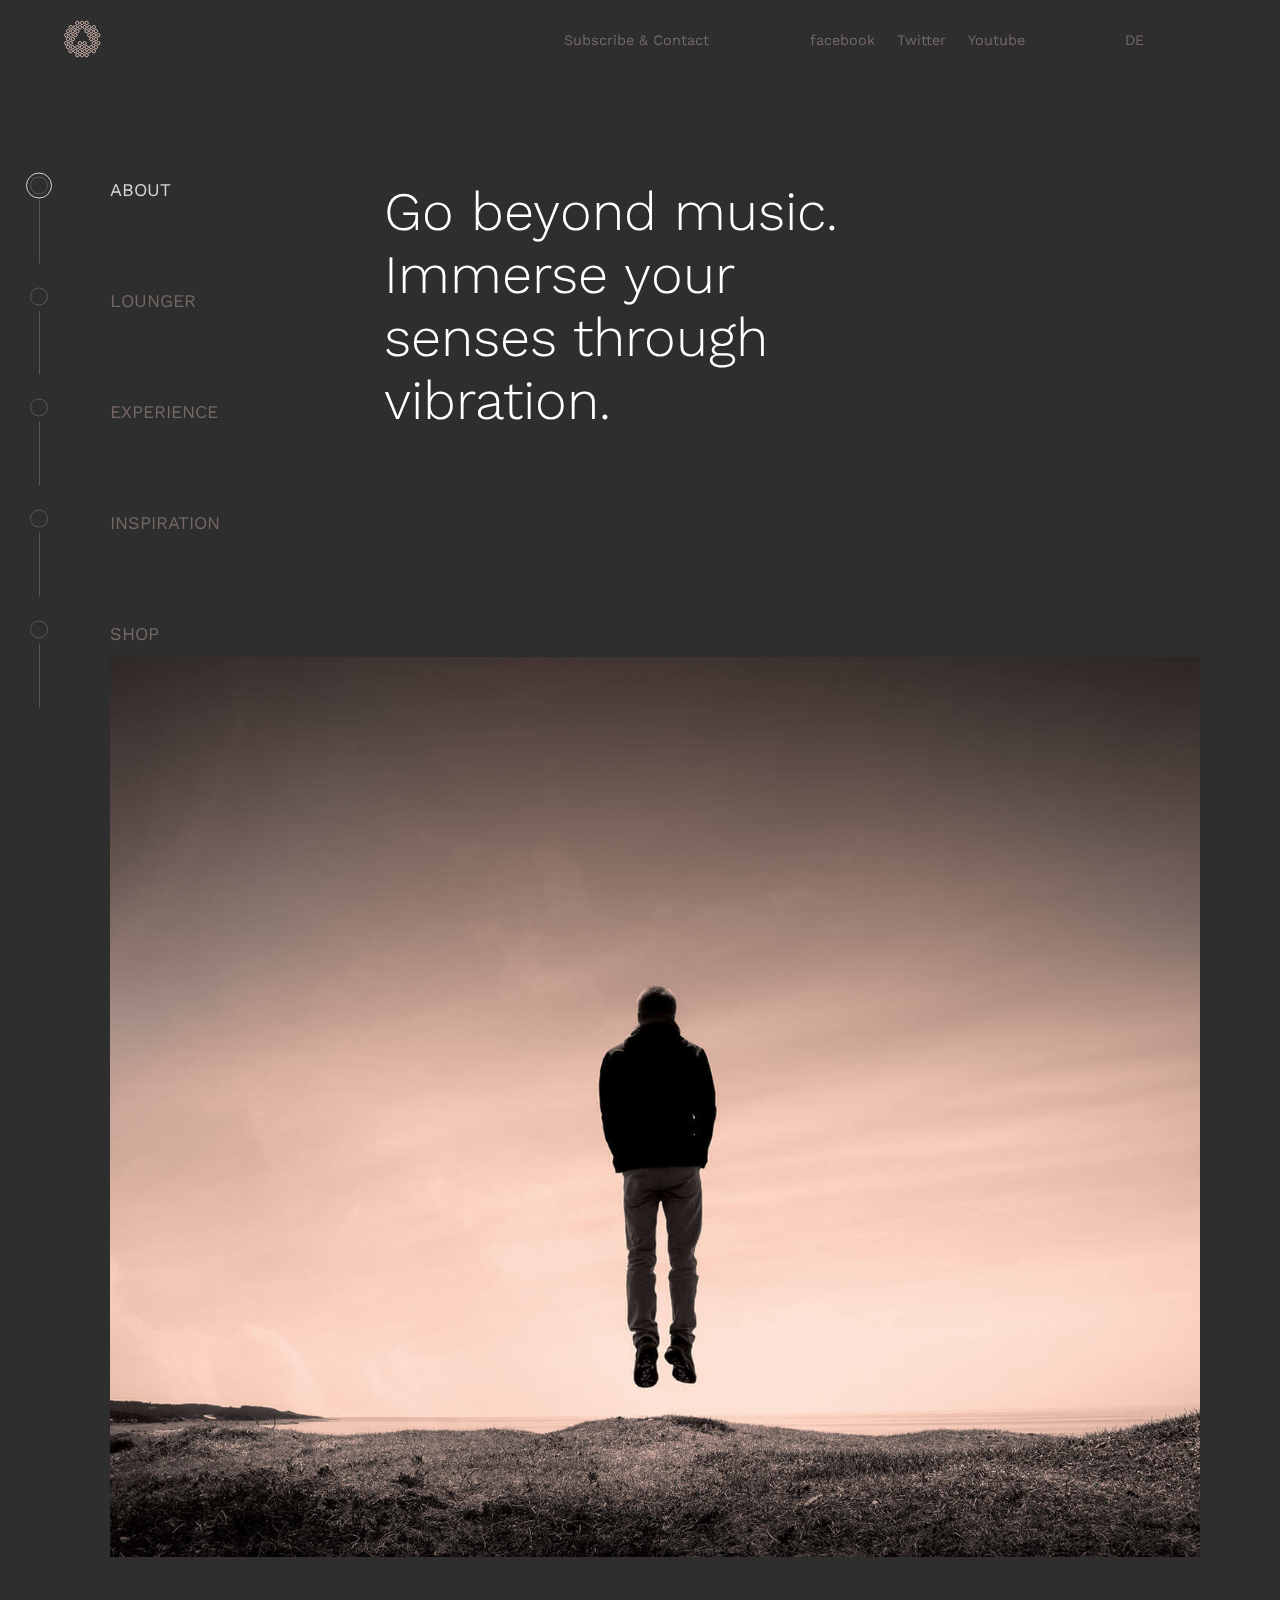
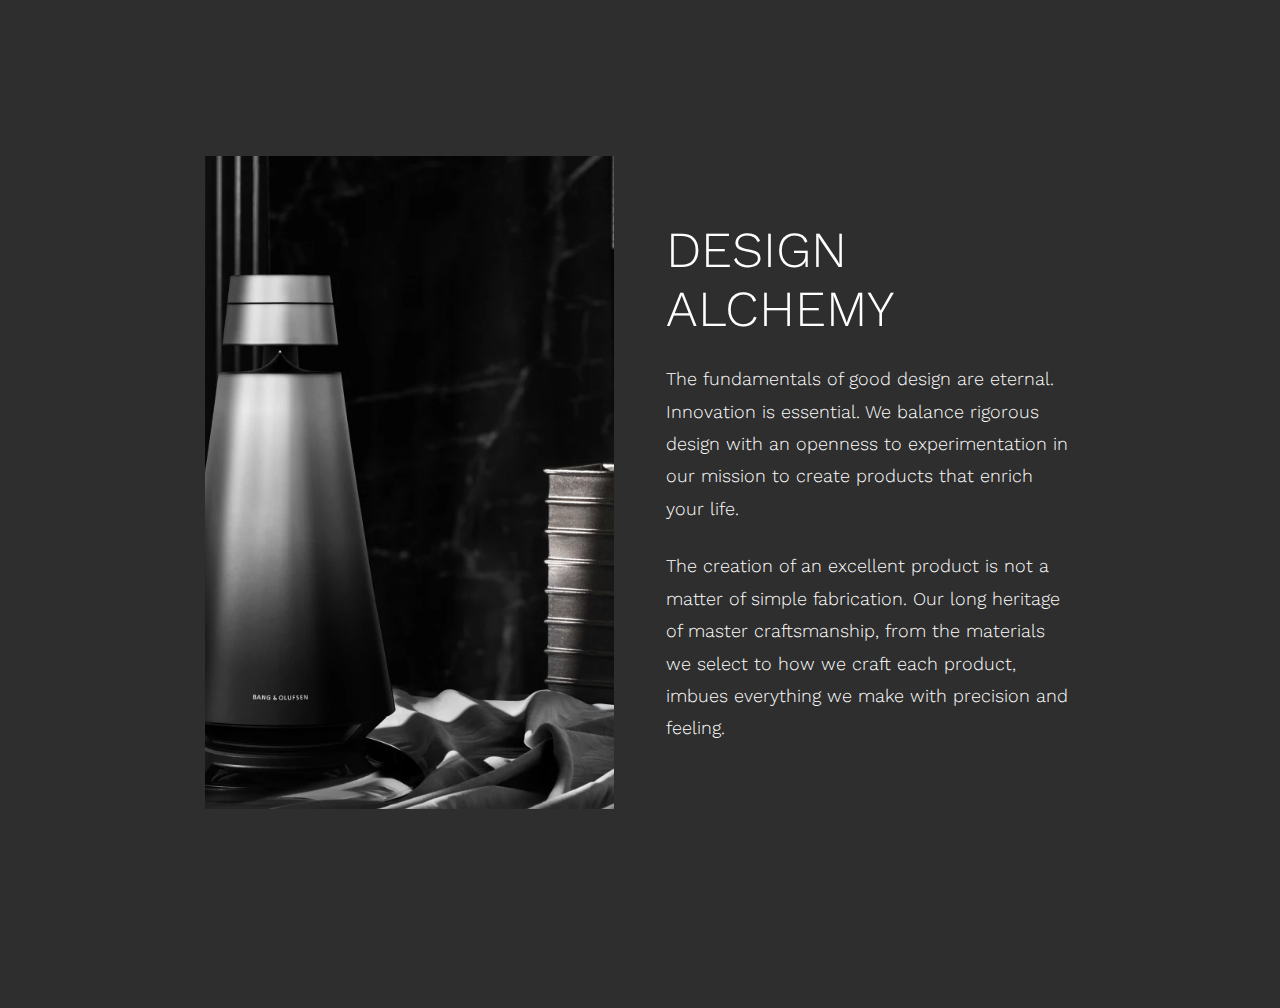
<file: index.html>
<!DOCTYPE html>
<html lang="en">

<head>
    <meta charset="UTF-8">
    <meta name="viewport" content="width=device-width, initial-scale=1.0">
    <link rel="stylesheet" href="assets/css/style.css">
    <title>Lev3_5_Project_css-vertiefung_headphone-inspiration
    </title>
</head>

<body>
    <header>
        <img class="Logo" src="assets/img/logo.svg" alt="DESIGN ALCHEMY">
        <div class="contact">
            <a href="contact.html">Subscribe & Contact</a>
        </div>
        <div class="social">
            <a href="#">facebook</a>
            <a href="#">Twitter</a>
            <a href="#">Youtube</a>
        </div>
        <div class="de">
            <a href="#">DE</a>
        </div>
    </header>
    <nav class="leftNav">
        <div class="circle"> <a href="index.html" class="active">
                <div class="posActive">ABOUT</div>
            </a></div>
        <div class="line"></div>
        <div class="circle"> <a href="lounger.html">
                <div class="pos">LOUNGER</div>
            </a></div>
        <div class="line"></div>
        <div class="circle"> <a href="experience.html">
                <div class="pos">EXPERIENCE</div>
            </a></div>
        <div class="line"></div>
        <div class="circle"> <a href="inspiration.html">
                <div class="pos">INSPIRATION</div>
            </a></div>
        <div class="line"></div>
        <div class="circle"> <a href="shop.html">
                <div class="pos">SHOP</div>
            </a></div>
        <div class="line"></div>
    </nav>
        <!-- ------ content ------ -->
    <article>
        <h1>
            Go beyond music.<br>Immerse your senses through vibration.
        </h1>
        <div></div>
    </article>
    <section class="zweiSp">
        <article class="eineSpImg"></article>
        <article class="eineSpTxt">
            <h2>DESIGN ALCHEMY</h2>
            <p>The fundamentals of good design are eternal. Innovation is essential. We balance rigorous design with an
                openness to experimentation in our mission to create products that enrich your life.</p>
            <p>The creation of an excellent product is not a matter of simple fabrication. Our long heritage of master craftsmanship, from the materials we select to how we craft each product, imbues everything we make with precision and feeling.</p>
        </article>
    </section>
</body>
</html>
</file>
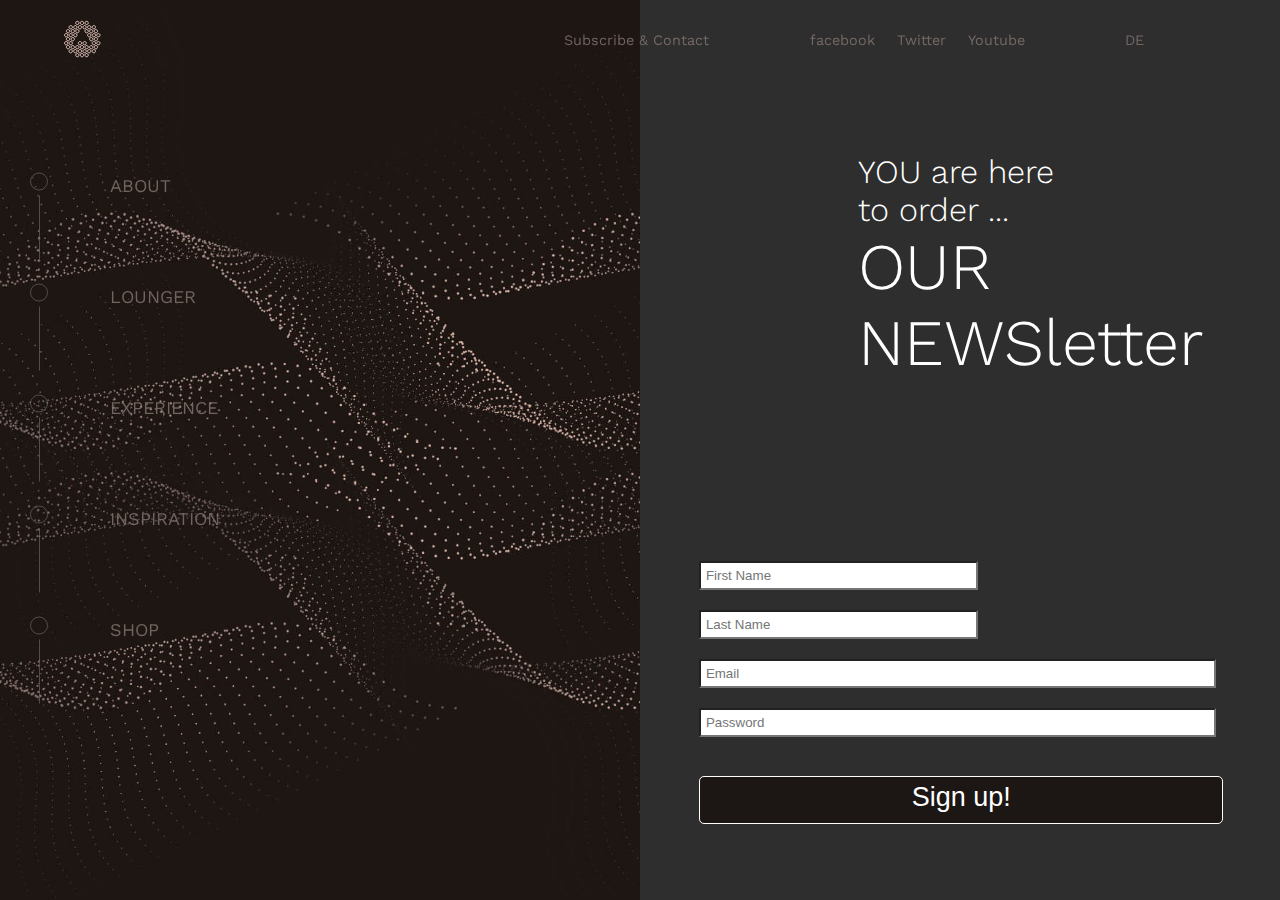
<file: contact.html>
<!DOCTYPE html>
<html lang="en">

<head>
    <meta charset="UTF-8">
    <meta name="viewport" content="width=device-width, initial-scale=1.0">
    <link rel="stylesheet" href="assets/css/style.css">
    <title>Shop</title>
</head>

<body>
    <header>
        <img class="Logo" src="assets/img/logo.svg" alt="DESIGN ALCHEMY">
        <div class="contact">
            <a href="contact.html">Subscribe & Contact</a>
        </div>
        <div class="social">
            <a href="#">facebook</a>
            <a href="#">Twitter</a>
            <a href="#">Youtube</a>
        </div>
        <div class="de">
            <a href="#">DE</a>
        </div>
    </header>
    <nav class="leftNav">
        <div class="circle"> <a href="index.html">
                <div class="pos">ABOUT</div>
            </a></div>
        <div class="line"></div>
        <div class="circle"> <a href="lounger.html">
                <div class="pos">LOUNGER</div>
            </a></div>
        <div class="line"></div>
        <div class="circle"> <a href="experience.html">
                <div class="pos">EXPERIENCE</div>
            </a></div>
        <div class="line"></div>
        <div class="circle"> <a href="inspiration.html">
                <div class="pos">INSPIRATION</div>
            </a></div>
        <div class="line"></div>
        <div class="circle"> <a href="shop.html">
                <div class="pos">SHOP</div>
            </a></div>
        <div class="line"></div>
    </nav>
    <!-- ------ content ------ -->
    <section id="newsletter">
        <article class="imgNews"></article>
        <article class="txtNewsletter">
            <form action="">
                    <h1>YOU are here to order ...<br><span>OUR NEWSletter</span></h1>
                    <input type="text" name="" id="" required placeholder="First Name">
                    <input type="text" name="" id="" required placeholder="Last Name">
                    <input type="email" name="" id="" required placeholder="Email">
                    <input type="password" name="" id="" required placeholder="Password">
                    <input type="submit" value="Sign up!">
            </form>

    </article>
    </section>
</body>
</html>
</file>
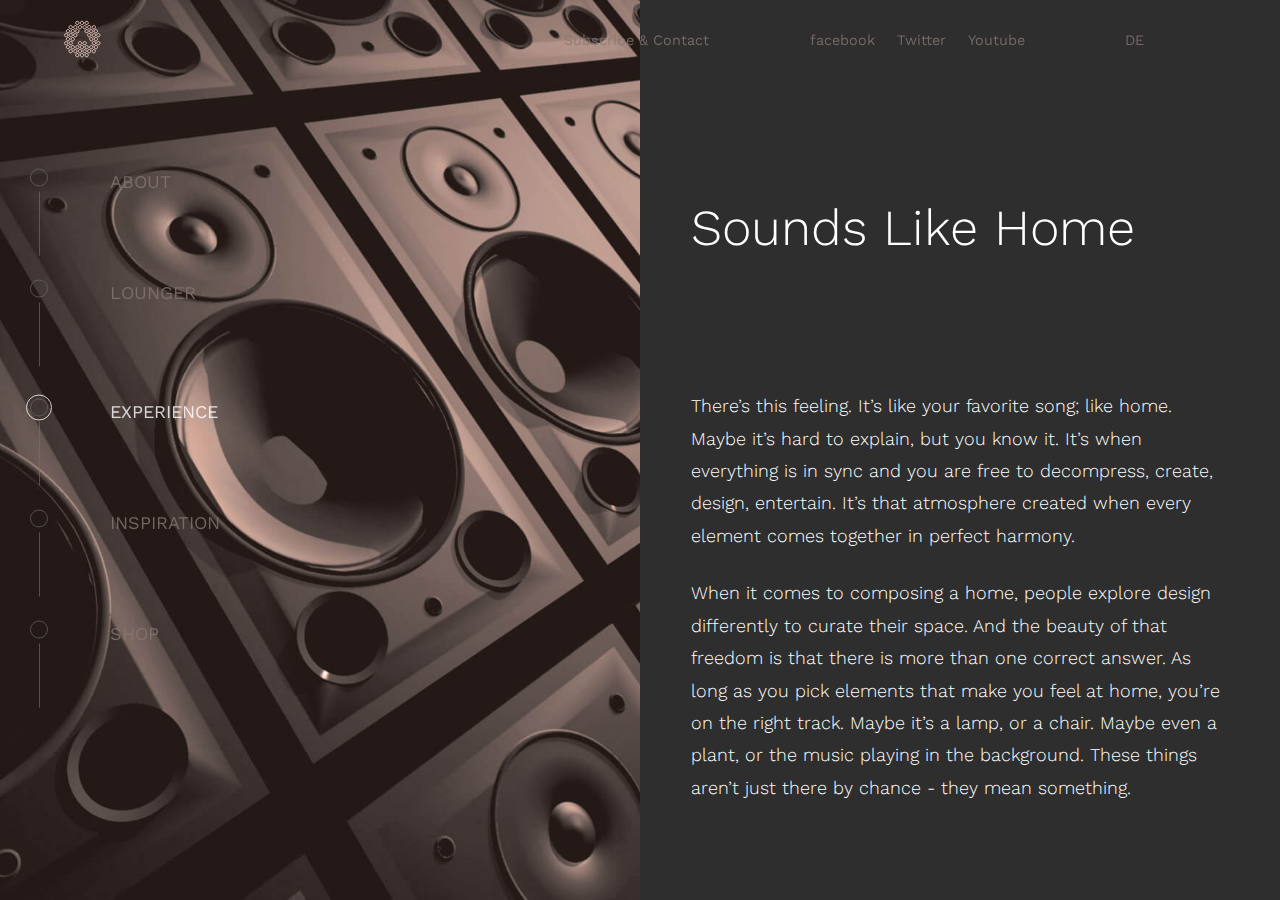
<file: experience.html>
<!DOCTYPE html>
<html lang="en">

<head>
    <meta charset="UTF-8">
    <meta name="viewport" content="width=device-width, initial-scale=1.0">
    <link rel="stylesheet" href="assets/css/style.css">
    <title>Lev3_5_Project_css-vertiefung_headphone-inspiration
    </title>
</head>

<body>
    <header>
        <img class="Logo" src="assets/img/logo.svg" alt="DESIGN ALCHEMY">
        <div class="contact">
            <a href="contact.html">Subscribe & Contact</a>
        </div>
        <div class="social">
            <a href="#">facebook</a>
            <a href="#">Twitter</a>
            <a href="#">Youtube</a>
        </div>
        <div class="de">
            <a href="#">DE</a>
        </div>
    </header>
    <nav class="leftNav">
        <div class="circle"> <a href="index.html">
                <div class="pos">ABOUT</div>
            </a></div>
        <div class="line"></div>
        <div class="circle"> <a href="lounger.html">
                <div class="pos">LOUNGER</div>
            </a></div>
        <div class="line"></div>
        <div class="circle"> <a href="experience.html" class="active">
                <div class="posActive">EXPERIENCE</div>
            </a></div>
        <div class="line"></div>
        <div class="circle"> <a href="inspiration.html">
                <div class="pos">INSPIRATION</div>
            </a></div>
        <div class="line"></div>
        <div class="circle"> <a href="shop.html">
                <div class="pos">SHOP</div>
            </a></div>
        <div class="line"></div>
    </nav>
    <!-- ------ content ------ -->
    <section id="experience">
        <article class="imgExperience"></article>
        <article class="txtrechteSpalte">
            <h2>
                Sounds Like Home 
            </h2>
            <p>
                There’s this feeling. It’s like your favorite song; like home. Maybe it’s hard to explain, but you know it. It’s when everything is in sync and you are free to decompress, create, design, entertain. It’s that atmosphere created when every element comes together in perfect harmony.</p><p>When it comes to composing a home, people explore design differently to curate their space. And the beauty of that freedom is that there is more than one correct answer. As long as you pick elements that make you feel at home, you’re on the right track. Maybe it’s a lamp, or a chair. Maybe even a plant, or the music playing in the background. These things aren’t just there by chance - they mean something.</p>
    </article>
    </section>
</body>
</html>
</file>
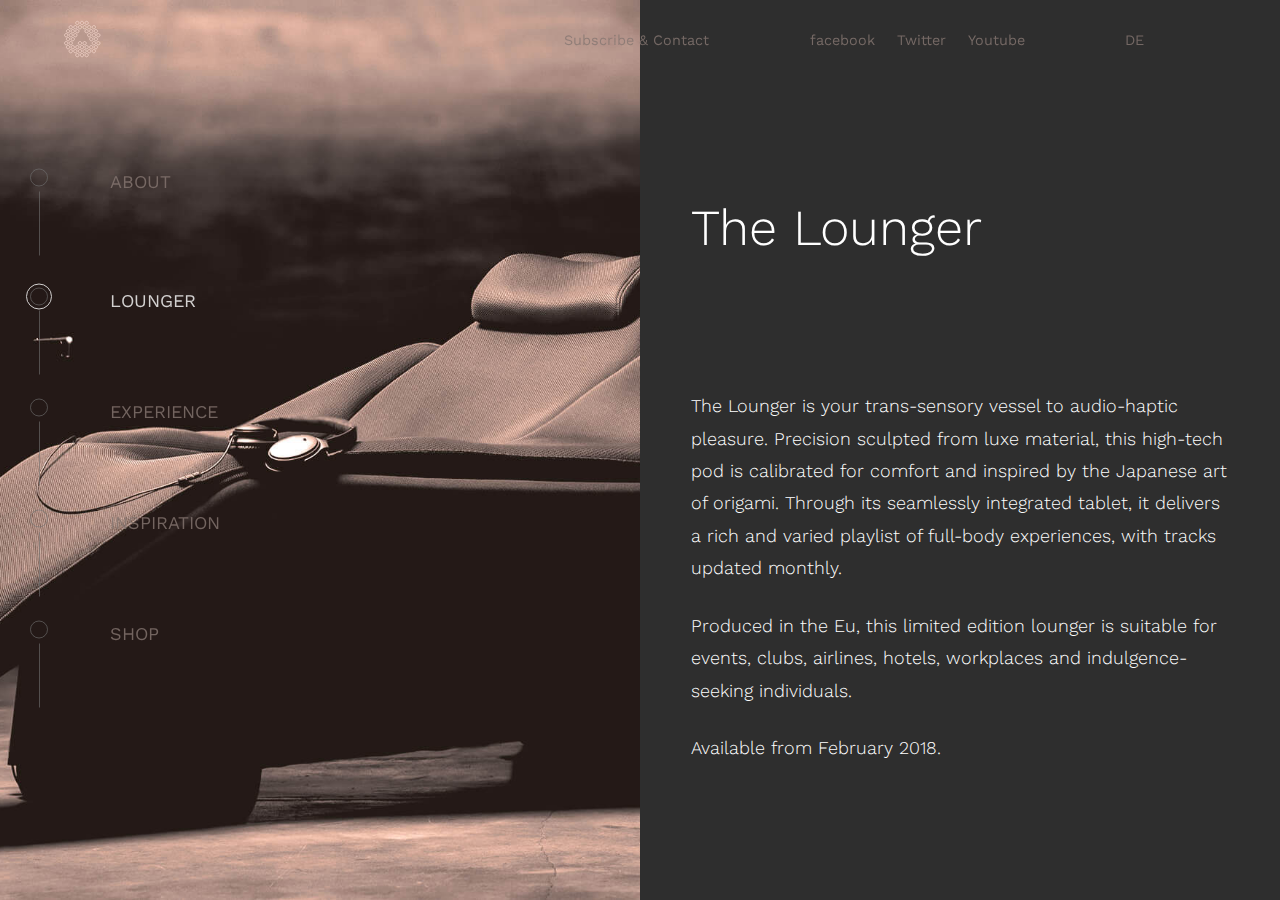
<file: lounger.html>
<!DOCTYPE html>
<html lang="en">

<head>
    <meta charset="UTF-8">
    <meta name="viewport" content="width=device-width, initial-scale=1.0">
    <link rel="stylesheet" href="assets/css/style.css">
    <title>The Lounger</title>
</head>

<body>
    <header>
        <img class="Logo" src="assets/img/logo.svg" alt="DESIGN ALCHEMY">
        <div class="contact">
            <a href="contact.html">Subscribe & Contact</a>
        </div>
        <div class="social">
            <a href="#">facebook</a>
            <a href="#">Twitter</a>
            <a href="#">Youtube</a>
        </div>
        <div class="de">
            <a href="#">DE</a>
        </div>
    </header>
    <nav class="leftNav">
        <div class="circle"> <a href="index.html">
                <div class="pos">ABOUT</div>
            </a></div>
        <div class="line"></div>
        <div class="circle"> <a href="lounger.html" class="active">
                <div class="posActive">LOUNGER</div>
            </a></div>
        <div class="line"></div>
        <div class="circle"> <a href="experience.html">
                <div class="pos">EXPERIENCE</div>
            </a></div>
        <div class="line"></div>
        <div class="circle"> <a href="inspiration.html">
                <div class="pos">INSPIRATION</div>
            </a></div>
        <div class="line"></div>
        <div class="circle"> <a href="shop.html">
                <div class="pos">SHOP</div>
            </a></div>
        <div class="line"></div>
    </nav>
    <!-- ------ content ------ -->
    <section id="theLounger">
        <article class="imgFullLounger"></article>
        <article class="txtrechteSpalte">
            <h2>
                The Lounger 
            </h2>
            <p>
                The Lounger is your trans-sensory vessel to audio-haptic pleasure. Precision sculpted from luxe material, this high-tech pod is calibrated for comfort and inspired by the Japanese art of origami. Through its seamlessly integrated tablet, it delivers a rich and varied playlist of full-body experiences, with tracks updated monthly.</p><p>Produced in the Eu, this limited edition lounger is suitable for events, clubs, airlines, hotels, workplaces and indulgence-seeking individuals.</p><p>Available from February 2018.</p>
    </article>
    </section>
</body>
</html>
</file>
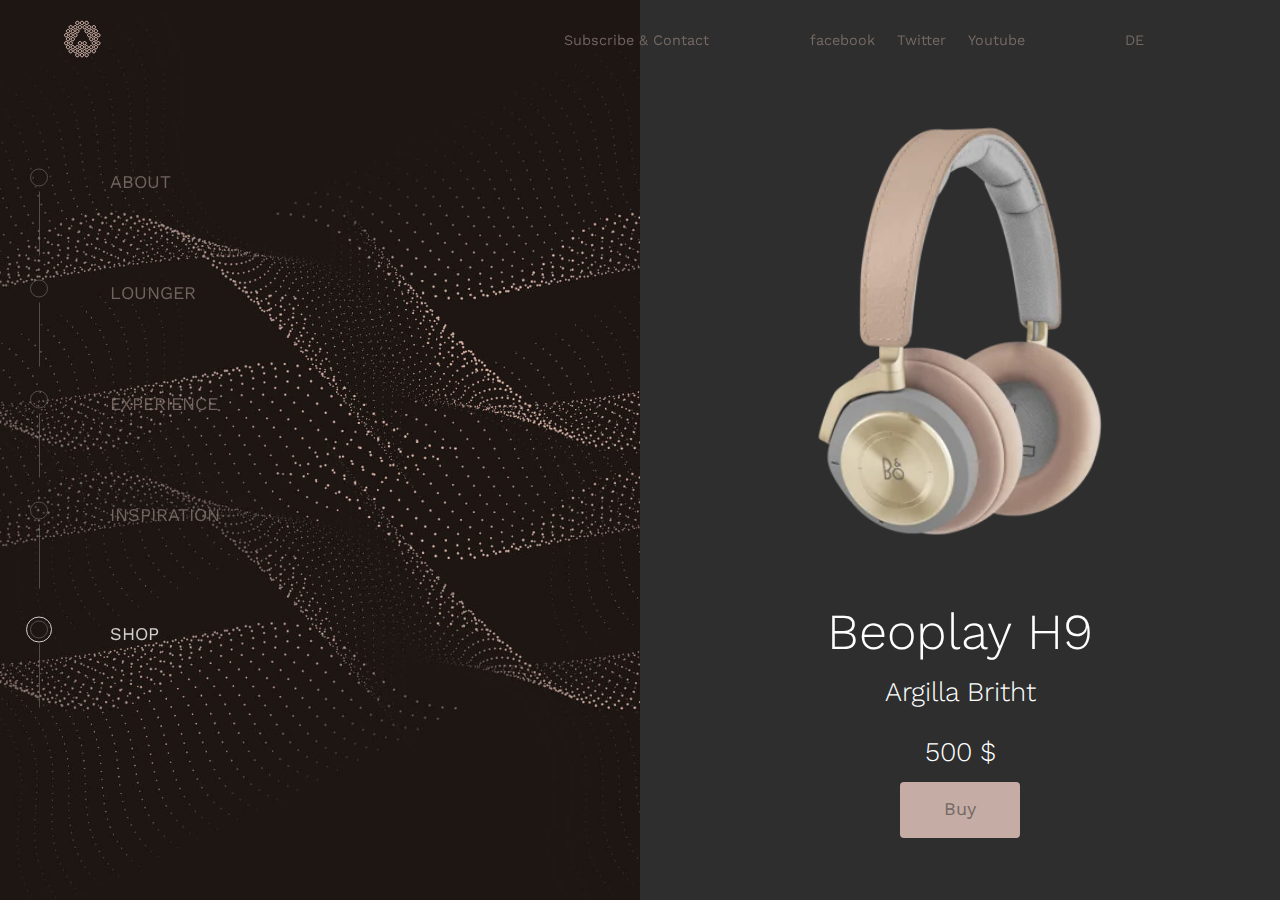
<file: shop.html>
<!DOCTYPE html>
<html lang="en">

<head>
    <meta charset="UTF-8">
    <meta name="viewport" content="width=device-width, initial-scale=1.0">
    <link rel="stylesheet" href="assets/css/style.css">
    <title>Shop</title>
</head>

<body>
    <header>
        <img class="Logo" src="assets/img/logo.svg" alt="DESIGN ALCHEMY">
        <div class="contact">
            <a href="#">Subscribe & Contact</a>
        </div>
        <div class="social">
            <a href="#">facebook</a>
            <a href="#">Twitter</a>
            <a href="#">Youtube</a>
        </div>
        <div class="de">
            <a href="#">DE</a>
        </div>
    </header>
    <nav class="leftNav">
        <div class="circle"> <a href="index.html">
                <div class="pos">ABOUT</div>
            </a></div>
        <div class="line"></div>
        <div class="circle"> <a href="lounger.html">
                <div class="pos">LOUNGER</div>
            </a></div>
        <div class="line"></div>
        <div class="circle"> <a href="experience.html">
                <div class="pos">EXPERIENCE</div>
            </a></div>
        <div class="line"></div>
        <div class="circle"> <a href="inspiration.html">
                <div class="pos">INSPIRATION</div>
            </a></div>
        <div class="line"></div>
        <div class="circle"> <a href="shop.html" class="active">
                <div class="posActive">SHOP</div>
            </a></div>
        <div class="line"></div>
    </nav>
    <!-- ------ content ------ -->
    <section id="shop">
        <article class="imgShop"></article>
        <article class="txtFour">
            <div class="product"></div>
            <h2>Beoplay H9</h2>
            <h3>Argilla Britht<br>
            500 $</h3>
            <a href="#" class="button">Buy</a>
    </article>
    </section>
</body>
</html>
</file>
<file: assets/css/style.css>
@import url('https://fonts.googleapis.com/css2?family=Work+Sans:wght@300;400&display=swap');

html{
    scroll-behavior: smooth;
}
body {
    font-family: 'Work Sans', sans-serif;
    font-size: 18px;
    background: #2e2e2e;
}
* {margin:0; padding:0}

/* ------ Head Navigation ------ */
.Logo {
    position: fixed;
    top: 20px;
    left: 5%;
}
header {
    position: fixed;
    display: flex;
    justify-content: flex-end;
    top: 28px;
    right: 10%;
}
a {
    text-decoration: none;
    color: #867772;
    font-size: 0.8em;
    margin: 0 8px;
    opacity: 0.8;
}
a:hover {
    transition: 3s;
    color: #fff;
    border-bottom: 1px solid #fff;
    opacity: 1;
}
.social {
    width: 400px;
    text-align: center;
}
/* ------ Side Navigation ------ */
.leftNav a {
    font-size: 1em;
}
.leftNav a:hover {
    color: #fff;
    border-bottom: none;
}
.leftNav a.active {
    color: #fff;
}
.leftNav {
    position: fixed;
    top: 50%;
    left: 30px;
    transform: translateY(-50%);
}
.circle::before {
    content: "";
    width: 16px;
    display: inline-block;
    height: 16px;
    border: 1px solid rgb(115, 115, 115);
    opacity: 0.6;
    border-radius: 50%;
}
.leftNav a.active::before {
    content: "";
    width: 24px;
    height: 24px;
    display: inline-block;
    border: 1px solid #fff;
    border-radius: 50%;
    position: relative;
    left: -36px;
    top: 4px;
}
.line {
    width: 1px;
    height: 64px;
    border-left: 1px solid rgb(115, 115, 115);
    opacity: 0.6;
    margin: -41px 9px 24px;
}
.posActive {
    position: relative;
    left: 80px;
    top: -20px;
}
.pos {
    position: relative;
    left: 80px;
    top: -20px;
}
/* ------ Global ------ */
h1 {
    font-size: 3em;
    color: #fff;
    font-weight: 300;
}
h2 {
    font-size: 2.8em;
    color: #fff;
    font-weight: 300;
}
h3 {
    font-size: 1.5em;
    color: #fff;
    font-weight: 300;
}
p {
    font-size: 1em;
    color: #fff;
}
/* ------ Content - DesignAlchemy ------ */
article h1 {
    padding: 20vh 30%;
}
article p {
    color: #fff;
    font-weight: 300;
    line-height: 1.8em;
    padding-top: 1.4em;
}
article div {
    margin: 5vh 80px 5vh 110px;
    background: url(../img/section-about-1.jpg) center/cover no-repeat;
    background-size: cosntain;
    height: 100vh;
}
.zweiSp {
    width: 100%;
    display: flex;
    justify-content: space-around;
    margin: 15vh 0;
}
.eineSpImg {
    background: url(../img/BS1_NYC_Home.webp) right/cover no-repeat;
    width: 50%;
    margin: 5% 2% 5% 16%;
}
.eineSpTxt {
    width: 50%;
    padding: 10% 0;
    margin: 0 16% 0vh 2%;
}
/* ------ Content - theLounger ------ */
#theLounger {
    display: flex;
    justify-content: space-between;
}
.imgFullLounger {
    background: url(../img/section-voyager.jpg) center/cover no-repeat;
    width: 50%;
    height: 100vh;
}
.txtrechteSpalte {
    width: 50%;
}
.txtrechteSpalte h2 {
    padding: 22vh 8% 12vh;
}
.txtrechteSpalte p {
    padding-left: 8%;
    padding-right: 8%;
}
/* ------ Content - Experience ------ */
#experience {
    display: flex;
    justify-content: space-between;
}
.imgExperience {
    background: url(../img/section-experience-1.jpg) center/cover no-repeat;
    width: 50%;
    height: 100vh;
}
/* ------ Content - Inspiration ------ */
#video {
    margin: 18vh 0 0 20%;
}
.toCreate {
    margin: 15vh 10% 15vh 20%;
}
.toCreate h2 {
    padding-top: 10px;
}
.toCreate div {
    display: inline-block;
    border: 1px solid #fff;
    padding: 4px 12px;
    margin: 5vh 0 22px;
    color: #fff;
}
.fourFullW {
    display: flex;
    justify-content: space-between;
    margin: 0 20%;
}
.imgFullFeeling {
    background: url(../img/ETC_6.webp) center/cover no-repeat;
    width: 50%;
    height: 50vh;
}
.imgStarts {
    background: url(../img/ETC_5.webp) center/cover no-repeat;
    width: 50%;
    height: 50vh;
}
.txtFour {
    display: flex;
    flex-direction: column;
    justify-content: center;
    width: 50%;
}
.txtFour h2 {
    padding-top: 10px;
    padding-bottom: 4vh;
}
.paddLR {
    padding: 0 24px;
}
.endSpace {
    margin-bottom: 15vh;
}
/* ------ Content - SHOP ------ */
#shop {
    display: flex;
    justify-content: flex-start;
}
.imgShop {
    background: url(../img/section-composition4.jpg) center/cover no-repeat;
    width: 50%;
    height: 100vh;
}
.product {
    background: url(../img/h9-argilla-bright-hero-1000x1000.webp) center/cover no-repeat;
    background-size: contain;
    margin: 0;
    width: 100%;
    height: 60vh;
}
#shop h2, #shop h3 {
    text-align: center;
    padding: 0;
    line-height: 60px;
}
.button {
    background: #ebccc2;
    text-align: center;
    margin: 0 auto;
    font-size: 1em;
    width: 120px;
    height: 40px;
    border-radius: 4px;
    padding-top: 16px;
}
.button:hover {
    background: #867772;
    border-bottom: none;
}
/* ------ Content - Newsletter ------ */
#newsletter {
    display: flex;
    justify-content: flex-start;
}
.imgNews {
    background: url(../img/section-composition4.jpg) center/cover no-repeat;
    width: 50%;
    height: 100vh;
}
.txtNewsletter {
    width: 46%;
}


.txtNewsletter h1{
    color: white;
    text-align: left;
    font-size: 1.8em;
}
.txtNewsletter h1 span {
    font-size: 2em;
    margin-bottom: 40px;
}
input{
    width: 50%;
    margin-bottom: 20px;
    padding: 5px;
    background: white;
}
input:nth-of-type(3){
    width: 95%;
}
input:nth-of-type(4){
    width: 95%;
    margin-bottom: 39px;
}
input:last-of-type{
    width: 99%;
    background: #1C1614;
    border: 1px solid white;
    border-radius: 5px;
    color: #ffffff;
    font-size: 1.5em;
    font-family: 'Lato', sans-serif;
    padding: 5px 0 10px 0;
}
input:last-of-type:hover{
    background: #292929;
    border: 1px solid black;
    color: black;
}
form {
    margin-top: -3vh;
    padding-left: 10%;
}



/*

/*Large Desktop*
@media (min-width:1200px) {
    
}
/*Normal Desktop*
@media (min-width:1024px) and (max-width:1199px) {
    
}
/*small desktop*
@media (min-width:980px) and (max-width:1023px) {
    
}
/*For tablet *
@media (min-width:768px) and (max-width:979px)  {
    
}
/*For Mobile landscape *
@media (min-width:480px) and (max-width:767px)  {
    
}
/*For Mobile  *
@media (min-width:320px) and (max-width:479px)  {
}
</file>
